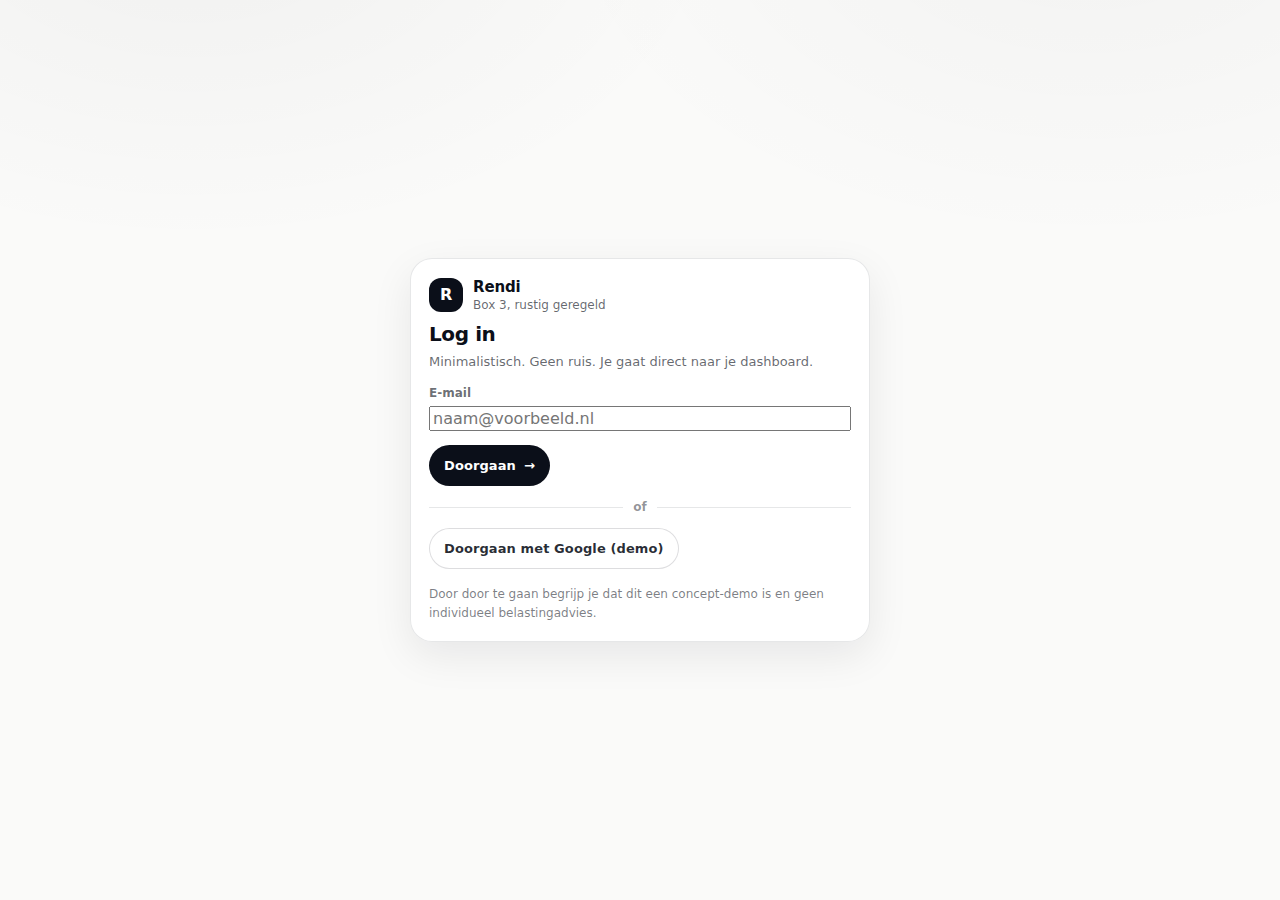
<file: index.html>
<!doctype html>
<html lang="nl">
<head>
<meta charset="utf-8" />
  <meta name="viewport" content="width=device-width, initial-scale=1, viewport-fit=cover" />
  <link rel="icon" href="assets/img/favicon.svg" type="image/svg+xml" />
  <link rel="manifest" href="site.webmanifest" />
  <meta name="theme-color" content="#0b0f19" />
  <link rel="stylesheet" href="assets/css/styles.css" />
  <title>Rendi — Log in</title>
  <meta name="description" content="Log in bij Rendi." />
</head>
<body>
  <main class="loginWrap" aria-label="Login">
    <section class="loginCard" role="region" aria-label="Log in kaart">
      <div class="brand" style="margin-bottom:10px;">
        <div class="mark" aria-hidden="true">R</div>
        <div>
          <strong>Rendi</strong>
          <small>Box 3, rustig geregeld</small>
        </div>
      </div>

      <h1>Log in</h1>
      <p>Minimalistisch. Geen ruis. Je gaat direct naar je dashboard.</p>

      <div class="field">
        <label for="email">E‑mail</label>
        <input id="email" type="email" placeholder="naam@voorbeeld.nl" autocomplete="email" />
      </div>

      <div class="btnRow">
        <a class="btn btnPrimary" href="dashboard.html" aria-label="Doorgaan naar dashboard">
          Doorgaan <span aria-hidden="true">→</span>
        </a>
      </div>

      <div class="hr">of</div>

      <div class="btnRow">
        <button class="btn btnGhost" type="button" onclick="location.href='dashboard.html'">
          Doorgaan met Google (demo)
        </button>
      </div>

      <div class="foot">
        Door door te gaan begrijp je dat dit een concept‑demo is en geen individueel belastingadvies.
      </div>
    </section>
  </main>
</body>
</html>
</file>
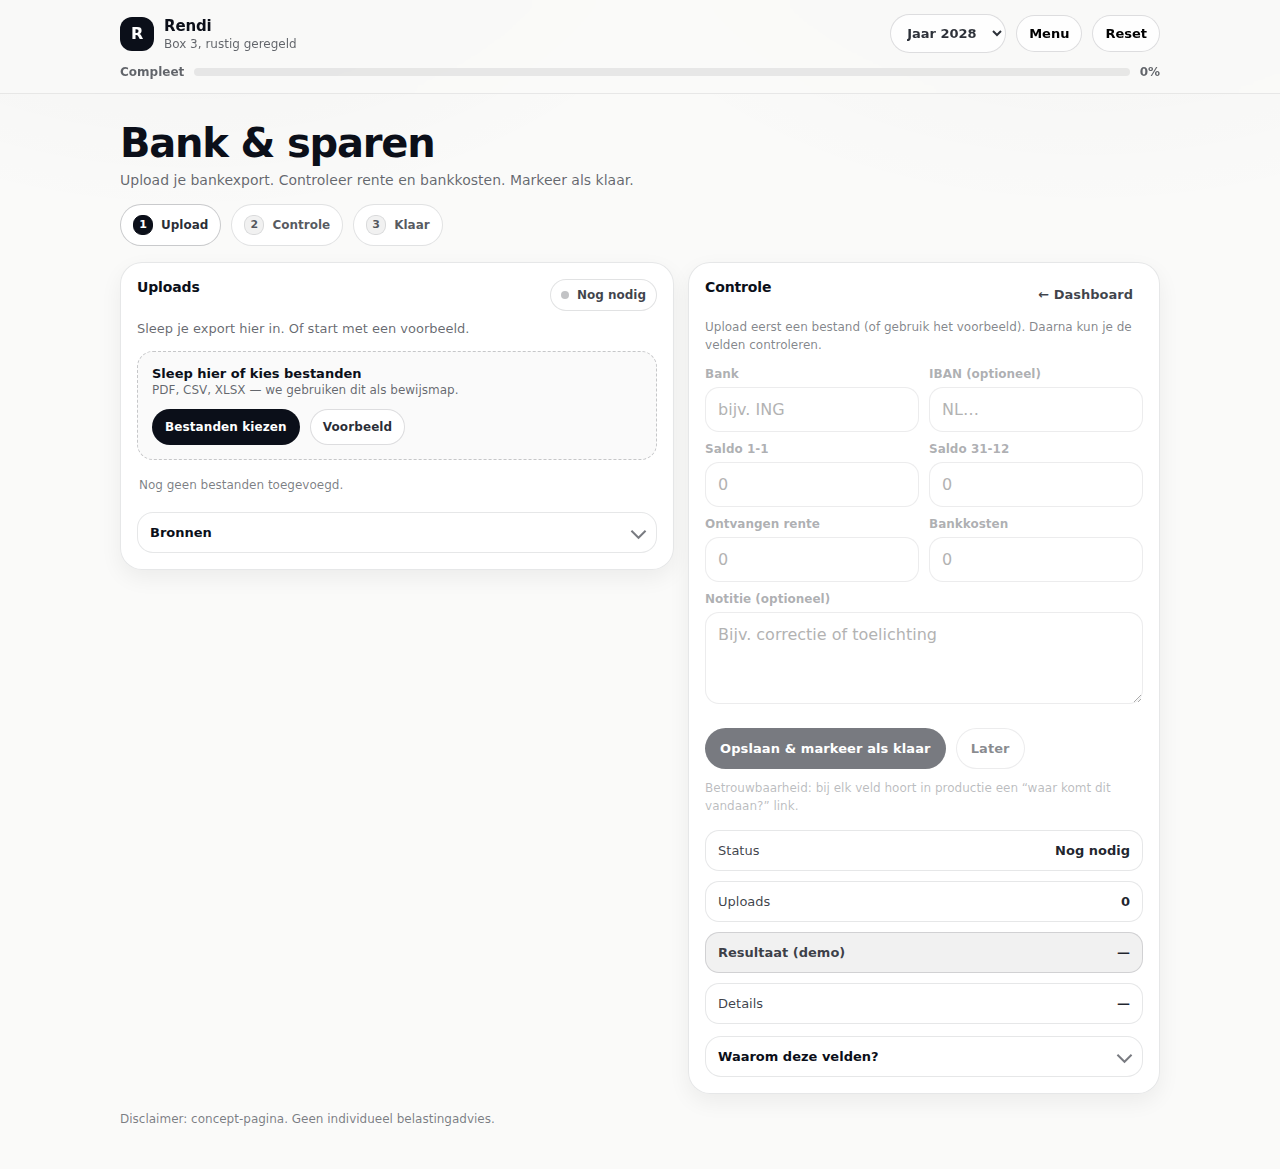
<file: bank.html>
<!doctype html>
<html lang="nl">
<head>
<meta charset="utf-8" />
  <meta name="viewport" content="width=device-width, initial-scale=1, viewport-fit=cover" />
  <link rel="icon" href="assets/img/favicon.svg" type="image/svg+xml" />
  <link rel="manifest" href="site.webmanifest" />
  <meta name="theme-color" content="#0b0f19" />
  <link rel="stylesheet" href="assets/css/styles.css" />
  <title>Rendi — Bank & sparen</title>
  <meta name="description" content="Bank & sparen in Rendi." />
</head>
<body data-page="category" data-category="bank">
<header class="topbar" role="banner">
    <div class="wrap">
      <div class="topbarInner">
        <a class="brand" href="dashboard.html" aria-label="Rendi dashboard">
          <span class="mark" aria-hidden="true">R</span>
          <span>
            <strong>Rendi</strong>
            <small>Box 3, rustig geregeld</small>
          </span>
        </a>

        <div class="spacer" aria-hidden="true"></div>

        <div class="controlRow" aria-label="Dashboard controls">
          <select class="select" id="yearSelect" aria-label="Belastingjaar">
            <option value="2028">Jaar 2028</option>
            <option value="2029">Jaar 2029</option>
            <option value="2030">Jaar 2030</option>
          </select>
          <button class="iconBtn" id="openMenu" type="button" aria-label="Menu">Menu</button>
          <button class="iconBtn" id="resetBtn" type="button" aria-label="Reset demo">Reset</button>
        </div>
      </div>

      <div class="completion" aria-label="Compleetheid">
        <div class="compRow">
          <span>Compleet</span>
          <div class="track" aria-hidden="true">
            <div class="bar" id="completionBar"></div>
          </div>
          <span id="compPct">0%</span>
        </div>
      </div>
    </div>
  </header>

  <!-- Mobile menu -->
  <div class="overlay" id="overlay" aria-hidden="true"></div>
  <div class="sheet" id="sheet" aria-hidden="true" role="dialog" aria-label="Menu">
    <div class="sheetTop">
      <strong style="letter-spacing:-.02em;">Menu</strong>
      <button class="close" id="closeMenu" type="button" aria-label="Sluiten">✕</button>
    </div>
    <a class="sheetLink" href="dashboard.html">Dashboard</a>
    <a class="sheetLink" href="bank.html">Bank & sparen</a>
    <a class="sheetLink" href="beleggen.html">Beleggingen</a>
    <a class="sheetLink" href="vastgoed.html">Vastgoed</a>
    <a class="sheetLink" href="leningen.html">Vorderingen & schulden</a>
    <a class="sheetLink" href="crypto.html">Crypto</a>
    <a class="sheetLink" href="#export">Export</a>
    <a class="sheetLink" href="index.html">Uitloggen (demo)</a>
  </div>

  <div class="toast" id="toast" role="status" aria-live="polite"></div>
  <main class="wrap">
    <section aria-label="Header">
      <h1 class="h1" id="pageTitle">Bank & sparen</h1>
      <p class="lead">Upload je bankexport. Controleer rente en bankkosten. Markeer als klaar.</p>

      <div class="stepper" aria-label="Stappen">
        <span class="stepPill" id="step1"><span class="n">1</span> Upload</span>
        <span class="stepPill" id="step2"><span class="n">2</span> Controle</span>
        <span class="stepPill" id="step3"><span class="n">3</span> Klaar</span>
      </div>
    </section>

    <section class="gridPage" aria-label="Invoer">
      <article class="card" aria-label="Uploads">
        <div class="cardHead">
          <h2>Uploads</h2>
          <span class="status todo" id="catStatus"><span class="sDot" aria-hidden="true"></span><span class="label">Nog nodig</span></span>
        </div>
        <p>Sleep je export hier in. Of start met een voorbeeld.</p>

        <div class="drop" id="drop" aria-label="Upload zone">
          <div>
            <strong>Sleep hier of kies bestanden</strong>
            <span>PDF, CSV, XLSX — we gebruiken dit als bewijsmap.</span>
          </div>
          <div style="display:flex; gap:10px; align-items:center;">
            <input class="fileInput" id="fileInput" type="file" multiple />
            <button class="btn btnPrimary btnSmall" id="filePick" type="button">Bestanden kiezen</button>
            <button class="btn btnGhost btnSmall" id="exampleBtn" type="button">Voorbeeld</button>
          </div>
        </div>

        <ul class="files" id="fileList" aria-label="Bestandenlijst"></ul>

        <details class="details" id="sources">
          <summary>Bronnen</summary>
          <p>In productie zie je hier ook welke regels uit een document zijn herkend. (Demo: bestandsnamen.)</p>
          <ul style="margin:10px 0 0; padding-left:18px; color:rgba(11,15,25,.70); font-size:13px; line-height:1.6;"></ul>
        </details>
      </article>

      <aside class="card" aria-label="Controle en samenvatting">
        <div class="cardHead">
          <h2>Controle</h2>
          <a class="btnLink" href="dashboard.html">← Dashboard</a>
        </div>

        <div class="help" id="needUpload" style="margin-top:8px;">
          Upload eerst een bestand (of gebruik het voorbeeld). Daarna kun je de velden controleren.
        </div>

        <form class="form" id="catForm">
<div class="grid2">
  <div class="field">
    <label for="bankName">Bank</label>
    <input class="input" id="bankName" placeholder="bijv. ING" />
  </div>
  <div class="field">
    <label for="iban">IBAN (optioneel)</label>
    <input class="input" id="iban" placeholder="NL…" />
  </div>
</div>

<div class="grid2">
  <div class="field">
    <label for="begin">Saldo 1‑1</label>
    <input class="input" id="begin" inputmode="decimal" placeholder="0" />
  </div>
  <div class="field">
    <label for="end">Saldo 31‑12</label>
    <input class="input" id="end" inputmode="decimal" placeholder="0" />
  </div>
</div>

<div class="grid2">
  <div class="field">
    <label for="interest">Ontvangen rente</label>
    <input class="input" id="interest" inputmode="decimal" placeholder="0" />
  </div>
  <div class="field">
    <label for="fees">Bankkosten</label>
    <input class="input" id="fees" inputmode="decimal" placeholder="0" />
  </div>
</div>

<div class="field">
  <label for="note">Notitie (optioneel)</label>
  <textarea id="note" class="input" placeholder="Bijv. correctie of toelichting"></textarea>
</div>
          <div class="btnRow">
            <button class="btn btnPrimary" id="saveBtn" type="submit">Opslaan & markeer als klaar</button>
            <button class="btn btnGhost" id="laterBtn" type="button">Later</button>
          </div>
          <div class="help">
            Betrouwbaarheid: bij elk veld hoort in productie een “waar komt dit vandaan?” link.
          </div>
        </form>

        <div class="kpiGrid" id="summary" style="margin-top:14px;">
          <div class="kpi"><span>Status</span><strong data-st>—</strong></div>
          <div class="kpi"><span>Uploads</span><strong><span data-files>0</span></strong></div>
          <div class="kpi total"><span>Resultaat (demo)</span><strong data-res>—</strong></div>
          <div data-detail style="display:grid; gap:10px;"></div>
        </div>

        <details class="details">
  <summary>Waarom deze velden?</summary>
  <p>Voor banktegoeden is het resultaat meestal te herleiden tot rente minus kosten. In productie tonen we per post de herkomst uit je export.</p>
</details>
      </aside>
    </section>

    <div class="foot">Disclaimer: concept‑pagina. Geen individueel belastingadvies.</div>
  </main>

  <script src="assets/js/app.js"></script>
</body>
</html>
</file>
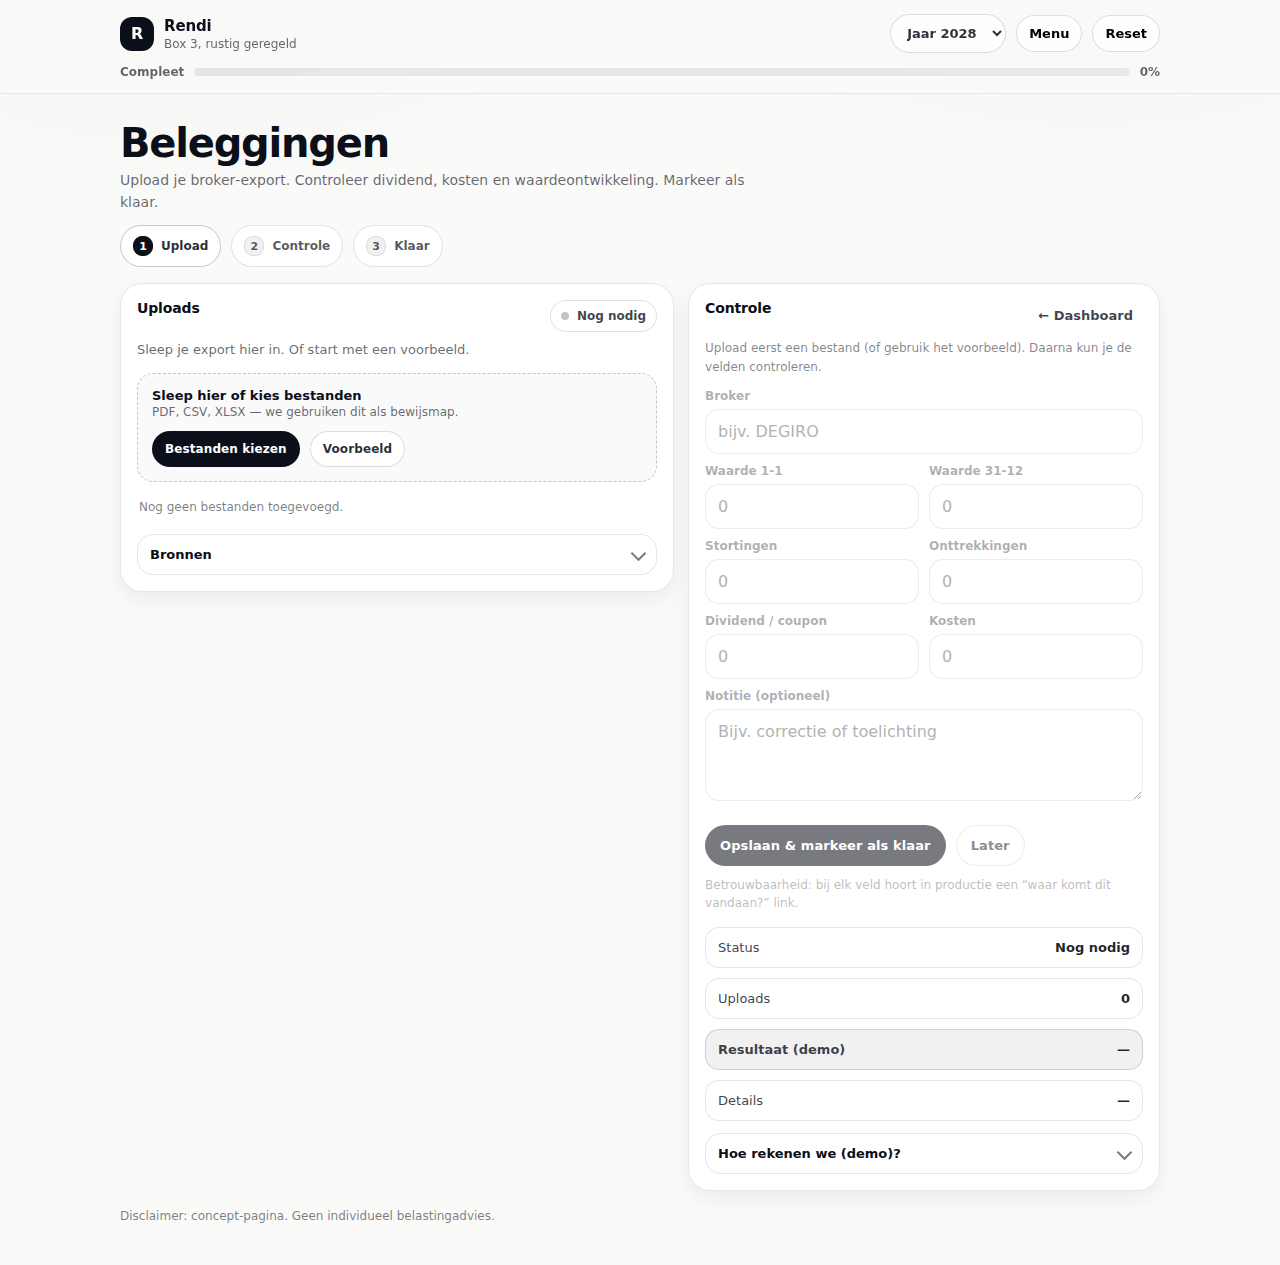
<file: beleggen.html>
<!doctype html>
<html lang="nl">
<head>
<meta charset="utf-8" />
  <meta name="viewport" content="width=device-width, initial-scale=1, viewport-fit=cover" />
  <link rel="icon" href="assets/img/favicon.svg" type="image/svg+xml" />
  <link rel="manifest" href="site.webmanifest" />
  <meta name="theme-color" content="#0b0f19" />
  <link rel="stylesheet" href="assets/css/styles.css" />
  <title>Rendi — Beleggingen</title>
  <meta name="description" content="Beleggingen in Rendi." />
</head>
<body data-page="category" data-category="beleggingen">
<header class="topbar" role="banner">
    <div class="wrap">
      <div class="topbarInner">
        <a class="brand" href="dashboard.html" aria-label="Rendi dashboard">
          <span class="mark" aria-hidden="true">R</span>
          <span>
            <strong>Rendi</strong>
            <small>Box 3, rustig geregeld</small>
          </span>
        </a>

        <div class="spacer" aria-hidden="true"></div>

        <div class="controlRow" aria-label="Dashboard controls">
          <select class="select" id="yearSelect" aria-label="Belastingjaar">
            <option value="2028">Jaar 2028</option>
            <option value="2029">Jaar 2029</option>
            <option value="2030">Jaar 2030</option>
          </select>
          <button class="iconBtn" id="openMenu" type="button" aria-label="Menu">Menu</button>
          <button class="iconBtn" id="resetBtn" type="button" aria-label="Reset demo">Reset</button>
        </div>
      </div>

      <div class="completion" aria-label="Compleetheid">
        <div class="compRow">
          <span>Compleet</span>
          <div class="track" aria-hidden="true">
            <div class="bar" id="completionBar"></div>
          </div>
          <span id="compPct">0%</span>
        </div>
      </div>
    </div>
  </header>

  <!-- Mobile menu -->
  <div class="overlay" id="overlay" aria-hidden="true"></div>
  <div class="sheet" id="sheet" aria-hidden="true" role="dialog" aria-label="Menu">
    <div class="sheetTop">
      <strong style="letter-spacing:-.02em;">Menu</strong>
      <button class="close" id="closeMenu" type="button" aria-label="Sluiten">✕</button>
    </div>
    <a class="sheetLink" href="dashboard.html">Dashboard</a>
    <a class="sheetLink" href="bank.html">Bank & sparen</a>
    <a class="sheetLink" href="beleggen.html">Beleggingen</a>
    <a class="sheetLink" href="vastgoed.html">Vastgoed</a>
    <a class="sheetLink" href="leningen.html">Vorderingen & schulden</a>
    <a class="sheetLink" href="crypto.html">Crypto</a>
    <a class="sheetLink" href="#export">Export</a>
    <a class="sheetLink" href="index.html">Uitloggen (demo)</a>
  </div>

  <div class="toast" id="toast" role="status" aria-live="polite"></div>
  <main class="wrap">
    <section aria-label="Header">
      <h1 class="h1" id="pageTitle">Beleggingen</h1>
      <p class="lead">Upload je broker‑export. Controleer dividend, kosten en waardeontwikkeling. Markeer als klaar.</p>

      <div class="stepper" aria-label="Stappen">
        <span class="stepPill" id="step1"><span class="n">1</span> Upload</span>
        <span class="stepPill" id="step2"><span class="n">2</span> Controle</span>
        <span class="stepPill" id="step3"><span class="n">3</span> Klaar</span>
      </div>
    </section>

    <section class="gridPage" aria-label="Invoer">
      <article class="card" aria-label="Uploads">
        <div class="cardHead">
          <h2>Uploads</h2>
          <span class="status todo" id="catStatus"><span class="sDot" aria-hidden="true"></span><span class="label">Nog nodig</span></span>
        </div>
        <p>Sleep je export hier in. Of start met een voorbeeld.</p>

        <div class="drop" id="drop" aria-label="Upload zone">
          <div>
            <strong>Sleep hier of kies bestanden</strong>
            <span>PDF, CSV, XLSX — we gebruiken dit als bewijsmap.</span>
          </div>
          <div style="display:flex; gap:10px; align-items:center;">
            <input class="fileInput" id="fileInput" type="file" multiple />
            <button class="btn btnPrimary btnSmall" id="filePick" type="button">Bestanden kiezen</button>
            <button class="btn btnGhost btnSmall" id="exampleBtn" type="button">Voorbeeld</button>
          </div>
        </div>

        <ul class="files" id="fileList" aria-label="Bestandenlijst"></ul>

        <details class="details" id="sources">
          <summary>Bronnen</summary>
          <p>In productie zie je hier ook welke regels uit een document zijn herkend. (Demo: bestandsnamen.)</p>
          <ul style="margin:10px 0 0; padding-left:18px; color:rgba(11,15,25,.70); font-size:13px; line-height:1.6;"></ul>
        </details>
      </article>

      <aside class="card" aria-label="Controle en samenvatting">
        <div class="cardHead">
          <h2>Controle</h2>
          <a class="btnLink" href="dashboard.html">← Dashboard</a>
        </div>

        <div class="help" id="needUpload" style="margin-top:8px;">
          Upload eerst een bestand (of gebruik het voorbeeld). Daarna kun je de velden controleren.
        </div>

        <form class="form" id="catForm">
<div class="field">
  <label for="broker">Broker</label>
  <input class="input" id="broker" placeholder="bijv. DEGIRO" />
</div>

<div class="grid2">
  <div class="field">
    <label for="beginValue">Waarde 1‑1</label>
    <input class="input" id="beginValue" inputmode="decimal" placeholder="0" />
  </div>
  <div class="field">
    <label for="endValue">Waarde 31‑12</label>
    <input class="input" id="endValue" inputmode="decimal" placeholder="0" />
  </div>
</div>

<div class="grid2">
  <div class="field">
    <label for="deposits">Stortingen</label>
    <input class="input" id="deposits" inputmode="decimal" placeholder="0" />
  </div>
  <div class="field">
    <label for="withdrawals">Onttrekkingen</label>
    <input class="input" id="withdrawals" inputmode="decimal" placeholder="0" />
  </div>
</div>

<div class="grid2">
  <div class="field">
    <label for="dividends">Dividend / coupon</label>
    <input class="input" id="dividends" inputmode="decimal" placeholder="0" />
  </div>
  <div class="field">
    <label for="costs">Kosten</label>
    <input class="input" id="costs" inputmode="decimal" placeholder="0" />
  </div>
</div>

<div class="field">
  <label for="note">Notitie (optioneel)</label>
  <textarea id="note" class="input" placeholder="Bijv. correctie of toelichting"></textarea>
</div>
          <div class="btnRow">
            <button class="btn btnPrimary" id="saveBtn" type="submit">Opslaan & markeer als klaar</button>
            <button class="btn btnGhost" id="laterBtn" type="button">Later</button>
          </div>
          <div class="help">
            Betrouwbaarheid: bij elk veld hoort in productie een “waar komt dit vandaan?” link.
          </div>
        </form>

        <div class="kpiGrid" id="summary" style="margin-top:14px;">
          <div class="kpi"><span>Status</span><strong data-st>—</strong></div>
          <div class="kpi"><span>Uploads</span><strong><span data-files>0</span></strong></div>
          <div class="kpi total"><span>Resultaat (demo)</span><strong data-res>—</strong></div>
          <div data-detail style="display:grid; gap:10px;"></div>
        </div>

        <details class="details">
  <summary>Hoe rekenen we (demo)?</summary>
  <p>We tonen hier een simpele vermogensvergelijking: eind − begin − stortingen + onttrekkingen, plus dividend, minus kosten. In productie volgt dit de rekenregels van het (nieuwe) stelsel en zie je de details per instrument.</p>
</details>
      </aside>
    </section>

    <div class="foot">Disclaimer: concept‑pagina. Geen individueel belastingadvies.</div>
  </main>

  <script src="assets/js/app.js"></script>
</body>
</html>
</file>
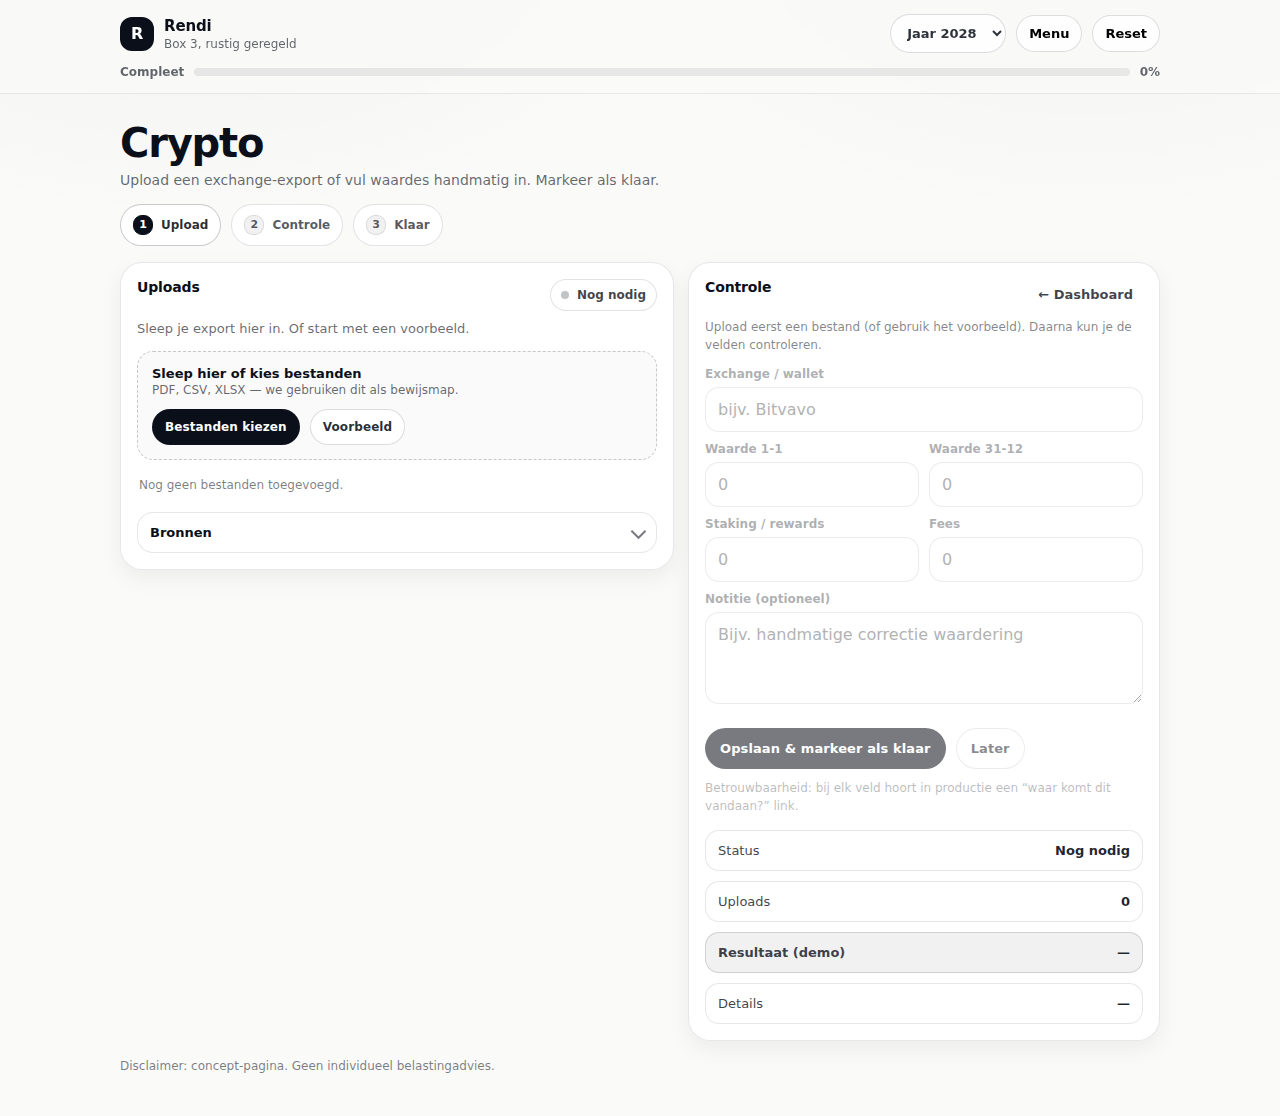
<file: crypto.html>
<!doctype html>
<html lang="nl">
<head>
<meta charset="utf-8" />
  <meta name="viewport" content="width=device-width, initial-scale=1, viewport-fit=cover" />
  <link rel="icon" href="assets/img/favicon.svg" type="image/svg+xml" />
  <link rel="manifest" href="site.webmanifest" />
  <meta name="theme-color" content="#0b0f19" />
  <link rel="stylesheet" href="assets/css/styles.css" />
  <title>Rendi — Crypto</title>
  <meta name="description" content="Crypto in Rendi." />
</head>
<body data-page="category" data-category="crypto">
<header class="topbar" role="banner">
    <div class="wrap">
      <div class="topbarInner">
        <a class="brand" href="dashboard.html" aria-label="Rendi dashboard">
          <span class="mark" aria-hidden="true">R</span>
          <span>
            <strong>Rendi</strong>
            <small>Box 3, rustig geregeld</small>
          </span>
        </a>

        <div class="spacer" aria-hidden="true"></div>

        <div class="controlRow" aria-label="Dashboard controls">
          <select class="select" id="yearSelect" aria-label="Belastingjaar">
            <option value="2028">Jaar 2028</option>
            <option value="2029">Jaar 2029</option>
            <option value="2030">Jaar 2030</option>
          </select>
          <button class="iconBtn" id="openMenu" type="button" aria-label="Menu">Menu</button>
          <button class="iconBtn" id="resetBtn" type="button" aria-label="Reset demo">Reset</button>
        </div>
      </div>

      <div class="completion" aria-label="Compleetheid">
        <div class="compRow">
          <span>Compleet</span>
          <div class="track" aria-hidden="true">
            <div class="bar" id="completionBar"></div>
          </div>
          <span id="compPct">0%</span>
        </div>
      </div>
    </div>
  </header>

  <!-- Mobile menu -->
  <div class="overlay" id="overlay" aria-hidden="true"></div>
  <div class="sheet" id="sheet" aria-hidden="true" role="dialog" aria-label="Menu">
    <div class="sheetTop">
      <strong style="letter-spacing:-.02em;">Menu</strong>
      <button class="close" id="closeMenu" type="button" aria-label="Sluiten">✕</button>
    </div>
    <a class="sheetLink" href="dashboard.html">Dashboard</a>
    <a class="sheetLink" href="bank.html">Bank & sparen</a>
    <a class="sheetLink" href="beleggen.html">Beleggingen</a>
    <a class="sheetLink" href="vastgoed.html">Vastgoed</a>
    <a class="sheetLink" href="leningen.html">Vorderingen & schulden</a>
    <a class="sheetLink" href="crypto.html">Crypto</a>
    <a class="sheetLink" href="#export">Export</a>
    <a class="sheetLink" href="index.html">Uitloggen (demo)</a>
  </div>

  <div class="toast" id="toast" role="status" aria-live="polite"></div>
  <main class="wrap">
    <section aria-label="Header">
      <h1 class="h1" id="pageTitle">Crypto</h1>
      <p class="lead">Upload een exchange‑export of vul waardes handmatig in. Markeer als klaar.</p>

      <div class="stepper" aria-label="Stappen">
        <span class="stepPill" id="step1"><span class="n">1</span> Upload</span>
        <span class="stepPill" id="step2"><span class="n">2</span> Controle</span>
        <span class="stepPill" id="step3"><span class="n">3</span> Klaar</span>
      </div>
    </section>

    <section class="gridPage" aria-label="Invoer">
      <article class="card" aria-label="Uploads">
        <div class="cardHead">
          <h2>Uploads</h2>
          <span class="status todo" id="catStatus"><span class="sDot" aria-hidden="true"></span><span class="label">Nog nodig</span></span>
        </div>
        <p>Sleep je export hier in. Of start met een voorbeeld.</p>

        <div class="drop" id="drop" aria-label="Upload zone">
          <div>
            <strong>Sleep hier of kies bestanden</strong>
            <span>PDF, CSV, XLSX — we gebruiken dit als bewijsmap.</span>
          </div>
          <div style="display:flex; gap:10px; align-items:center;">
            <input class="fileInput" id="fileInput" type="file" multiple />
            <button class="btn btnPrimary btnSmall" id="filePick" type="button">Bestanden kiezen</button>
            <button class="btn btnGhost btnSmall" id="exampleBtn" type="button">Voorbeeld</button>
          </div>
        </div>

        <ul class="files" id="fileList" aria-label="Bestandenlijst"></ul>

        <details class="details" id="sources">
          <summary>Bronnen</summary>
          <p>In productie zie je hier ook welke regels uit een document zijn herkend. (Demo: bestandsnamen.)</p>
          <ul style="margin:10px 0 0; padding-left:18px; color:rgba(11,15,25,.70); font-size:13px; line-height:1.6;"></ul>
        </details>
      </article>

      <aside class="card" aria-label="Controle en samenvatting">
        <div class="cardHead">
          <h2>Controle</h2>
          <a class="btnLink" href="dashboard.html">← Dashboard</a>
        </div>

        <div class="help" id="needUpload" style="margin-top:8px;">
          Upload eerst een bestand (of gebruik het voorbeeld). Daarna kun je de velden controleren.
        </div>

        <form class="form" id="catForm">
<div class="field">
  <label for="exchange">Exchange / wallet</label>
  <input class="input" id="exchange" placeholder="bijv. Bitvavo" />
</div>

<div class="grid2">
  <div class="field">
    <label for="beginValue">Waarde 1‑1</label>
    <input class="input" id="beginValue" inputmode="decimal" placeholder="0" />
  </div>
  <div class="field">
    <label for="endValue">Waarde 31‑12</label>
    <input class="input" id="endValue" inputmode="decimal" placeholder="0" />
  </div>
</div>

<div class="grid2">
  <div class="field">
    <label for="staking">Staking / rewards</label>
    <input class="input" id="staking" inputmode="decimal" placeholder="0" />
  </div>
  <div class="field">
    <label for="fees">Fees</label>
    <input class="input" id="fees" inputmode="decimal" placeholder="0" />
  </div>
</div>

<div class="field">
  <label for="note">Notitie (optioneel)</label>
  <textarea id="note" class="input" placeholder="Bijv. handmatige correctie waardering"></textarea>
</div>
          <div class="btnRow">
            <button class="btn btnPrimary" id="saveBtn" type="submit">Opslaan & markeer als klaar</button>
            <button class="btn btnGhost" id="laterBtn" type="button">Later</button>
          </div>
          <div class="help">
            Betrouwbaarheid: bij elk veld hoort in productie een “waar komt dit vandaan?” link.
          </div>
        </form>

        <div class="kpiGrid" id="summary" style="margin-top:14px;">
          <div class="kpi"><span>Status</span><strong data-st>—</strong></div>
          <div class="kpi"><span>Uploads</span><strong><span data-files>0</span></strong></div>
          <div class="kpi total"><span>Resultaat (demo)</span><strong data-res>—</strong></div>
          <div data-detail style="display:grid; gap:10px;"></div>
        </div>

        
      </aside>
    </section>

    <div class="foot">Disclaimer: concept‑pagina. Geen individueel belastingadvies.</div>
  </main>

  <script src="assets/js/app.js"></script>
</body>
</html>
</file>
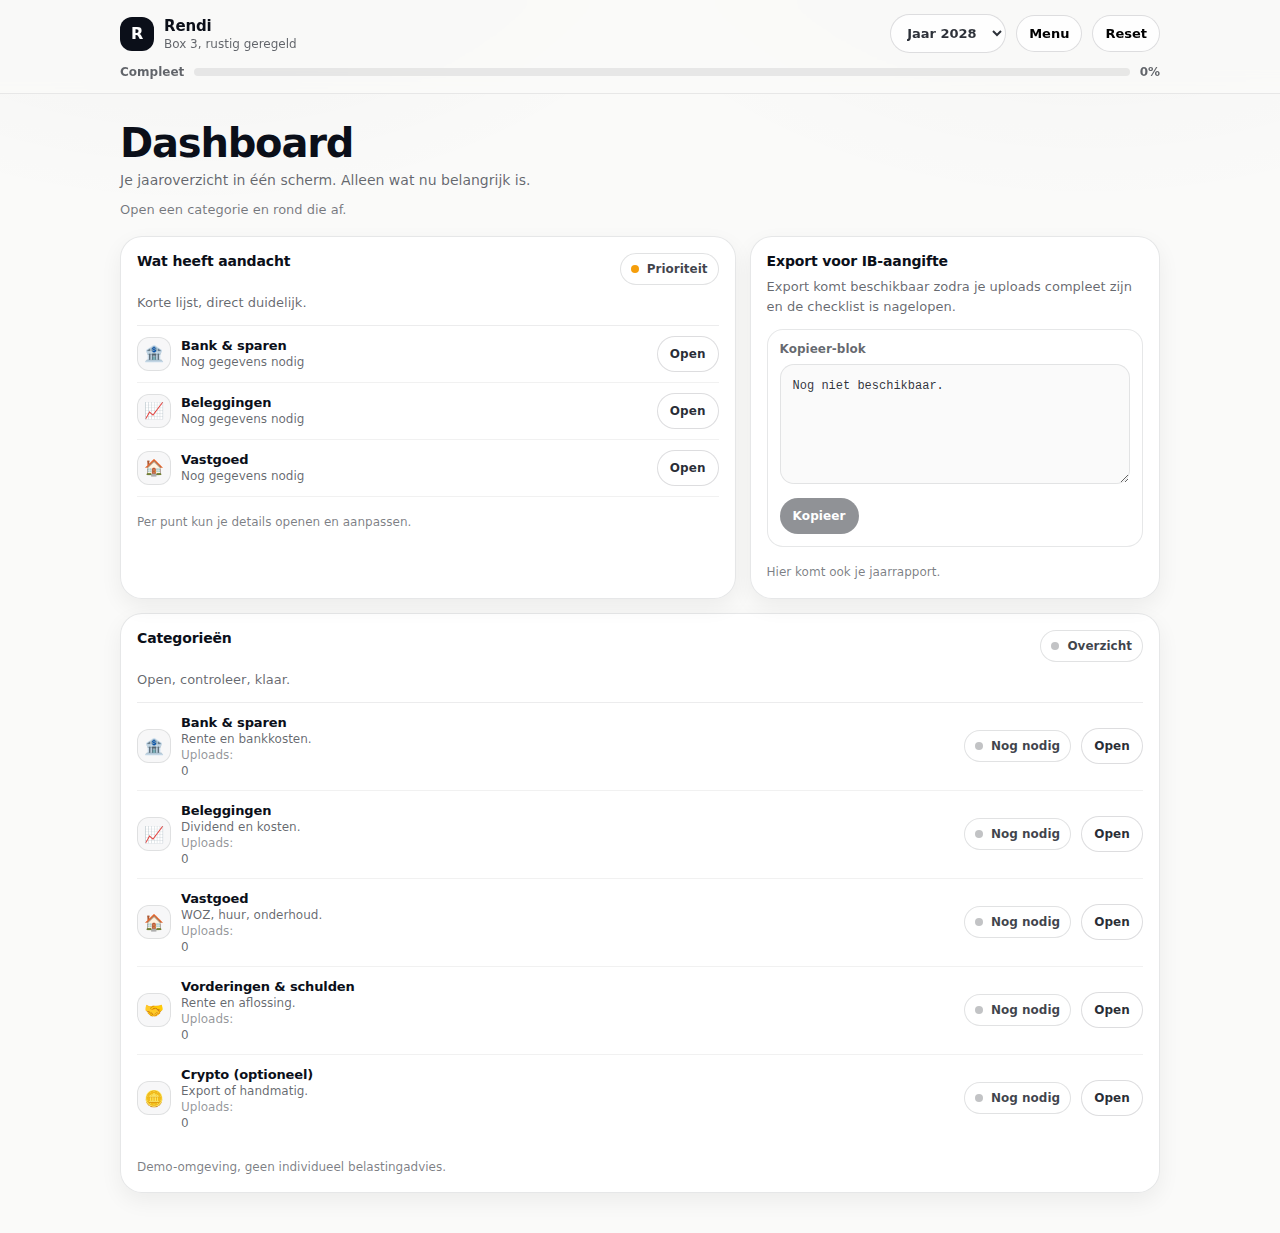
<file: dashboard.html>
<!doctype html>
<html lang="nl">
<head>
<meta charset="utf-8" />
  <meta name="viewport" content="width=device-width, initial-scale=1, viewport-fit=cover" />
  <link rel="icon" href="assets/img/favicon.svg" type="image/svg+xml" />
  <link rel="manifest" href="site.webmanifest" />
  <meta name="theme-color" content="#0b0f19" />
  <link rel="stylesheet" href="assets/css/styles.css" />
  <title>Rendi — Dashboard</title>
  <meta name="description" content="Rendi dashboard: rustig overzicht van je box‑3 jaar." />
</head>
<body data-page="dashboard">
<header class="topbar" role="banner">
    <div class="wrap">
      <div class="topbarInner">
        <a class="brand" href="dashboard.html" aria-label="Rendi dashboard">
          <span class="mark" aria-hidden="true">R</span>
          <span>
            <strong>Rendi</strong>
            <small>Box 3, rustig geregeld</small>
          </span>
        </a>

        <div class="spacer" aria-hidden="true"></div>

        <div class="controlRow" aria-label="Dashboard controls">
          <select class="select" id="yearSelect" aria-label="Belastingjaar">
            <option value="2028">Jaar 2028</option>
            <option value="2029">Jaar 2029</option>
            <option value="2030">Jaar 2030</option>
          </select>
          <button class="iconBtn" id="openMenu" type="button" aria-label="Menu">Menu</button>
          <button class="iconBtn" id="resetBtn" type="button" aria-label="Reset demo">Reset</button>
        </div>
      </div>

      <div class="completion" aria-label="Compleetheid">
        <div class="compRow">
          <span>Compleet</span>
          <div class="track" aria-hidden="true">
            <div class="bar" id="completionBar"></div>
          </div>
          <span id="compPct">0%</span>
        </div>
      </div>
    </div>
  </header>

  <!-- Mobile menu -->
  <div class="overlay" id="overlay" aria-hidden="true"></div>
  <div class="sheet" id="sheet" aria-hidden="true" role="dialog" aria-label="Menu">
    <div class="sheetTop">
      <strong style="letter-spacing:-.02em;">Menu</strong>
      <button class="close" id="closeMenu" type="button" aria-label="Sluiten">✕</button>
    </div>
    <a class="sheetLink" href="dashboard.html">Dashboard</a>
    <a class="sheetLink" href="bank.html">Bank & sparen</a>
    <a class="sheetLink" href="beleggen.html">Beleggingen</a>
    <a class="sheetLink" href="vastgoed.html">Vastgoed</a>
    <a class="sheetLink" href="leningen.html">Vorderingen & schulden</a>
    <a class="sheetLink" href="crypto.html">Crypto</a>
    <a class="sheetLink" href="#export">Export</a>
    <a class="sheetLink" href="index.html">Uitloggen (demo)</a>
  </div>

  <div class="toast" id="toast" role="status" aria-live="polite"></div>
  <main class="wrap">
    <section aria-label="Intro">
      <h1 class="h1">Dashboard</h1>
      <p class="lead">
        Je jaaroverzicht in één scherm.
        Alleen wat nu belangrijk is.
      </p>
      <p class="miniLead">Open een categorie en rond die af.</p>
    </section>

    <section class="grid" aria-label="Kern">
      <article class="card" aria-label="Aandacht">
        <div class="cardHead">
          <h2>Wat heeft aandacht</h2>
          <span class="status warn"><span class="sDot" aria-hidden="true"></span><span class="label">Prioriteit</span></span>
        </div>
        <p>Korte lijst, direct duidelijk.</p>

        <div class="list" id="attentionList" aria-label="Aandachtspunten"></div>

        <div class="foot">Per punt kun je details openen en aanpassen.</div>
      </article>

      <article class="card" aria-label="Export">
        <div class="cardHead">
          <h2>Export voor IB‑aangifte</h2>
        </div>
        <p id="exportHint">Beschikbaar zodra alles compleet is.</p>

        <div class="copy">
          <label for="copyText">Kopieer‑blok</label>
          <textarea id="copyText" readonly>Niet beschikbaar.</textarea>
          <div class="btnRow" style="margin-top:10px;">
            <button class="btn btnPrimary btnSmall" id="copyBtn" type="button" disabled>Kopieer</button>
            <span id="copyMsg" style="color: rgba(11,15,25,.55); font-size:12px; align-self:center;"></span>
          </div>
        </div>

        <div class="foot">Hier komt ook je jaarrapport.</div>
      </article>
    </section>

    <section class="card" aria-label="Categorieën" style="margin-top:14px;">
      <div class="cardHead">
        <h2>Categorieën</h2>
        <span class="status todo"><span class="sDot" aria-hidden="true"></span><span class="label">Overzicht</span></span>
      </div>
      <p>Open, controleer, klaar.</p>

      <div class="list">
        <div class="row" data-cat="bank">
          <div class="left">
            <div class="ico" aria-hidden="true">🏦</div>
            <div class="title">
              <strong>Bank & sparen</strong>
              <span>Rente en bankkosten. <span style="opacity:.7">Uploads:</span> <span data-files>0</span></span>
            </div>
          </div>
          <div style="display:flex; gap:10px; align-items:center;">
            <span class="status todo" data-status="bank"><span class="sDot" aria-hidden="true"></span><span class="label">Nog nodig</span></span>
            <a class="btn btnGhost btnSmall" href="bank.html">Open</a>
          </div>
        </div>

        <div class="row" data-cat="beleggingen">
          <div class="left">
            <div class="ico" aria-hidden="true">📈</div>
            <div class="title">
              <strong>Beleggingen</strong>
              <span>Dividend en kosten. <span style="opacity:.7">Uploads:</span> <span data-files>0</span></span>
            </div>
          </div>
          <div style="display:flex; gap:10px; align-items:center;">
            <span class="status todo" data-status="beleggingen"><span class="sDot" aria-hidden="true"></span><span class="label">Nog nodig</span></span>
            <a class="btn btnGhost btnSmall" href="beleggen.html">Open</a>
          </div>
        </div>

        <div class="row" data-cat="vastgoed">
          <div class="left">
            <div class="ico" aria-hidden="true">🏠</div>
            <div class="title">
              <strong>Vastgoed</strong>
              <span>WOZ, huur, onderhoud. <span style="opacity:.7">Uploads:</span> <span data-files>0</span></span>
            </div>
          </div>
          <div style="display:flex; gap:10px; align-items:center;">
            <span class="status todo" data-status="vastgoed"><span class="sDot" aria-hidden="true"></span><span class="label">Nog nodig</span></span>
            <a class="btn btnGhost btnSmall" href="vastgoed.html">Open</a>
          </div>
        </div>

        <div class="row" data-cat="leningen">
          <div class="left">
            <div class="ico" aria-hidden="true">🤝</div>
            <div class="title">
              <strong>Vorderingen & schulden</strong>
              <span>Rente en aflossing. <span style="opacity:.7">Uploads:</span> <span data-files>0</span></span>
            </div>
          </div>
          <div style="display:flex; gap:10px; align-items:center;">
            <span class="status todo" data-status="leningen"><span class="sDot" aria-hidden="true"></span><span class="label">Nog nodig</span></span>
            <a class="btn btnGhost btnSmall" href="leningen.html">Open</a>
          </div>
        </div>

        <div class="row" data-cat="crypto" style="border-bottom:0;">
          <div class="left">
            <div class="ico" aria-hidden="true">🪙</div>
            <div class="title">
              <strong>Crypto (optioneel)</strong>
              <span>Export of handmatig. <span style="opacity:.7">Uploads:</span> <span data-files>0</span></span>
            </div>
          </div>
          <div style="display:flex; gap:10px; align-items:center;">
            <span class="status todo" data-status="crypto"><span class="sDot" aria-hidden="true"></span><span class="label">Nog nodig</span></span>
            <a class="btn btnGhost btnSmall" href="crypto.html">Open</a>
          </div>
        </div>
      </div>

      <div class="foot">Demo-omgeving, geen individueel belastingadvies.</div>
    </section>
  </main>

  <script src="assets/js/app.js"></script>
</body>
</html>
</file>
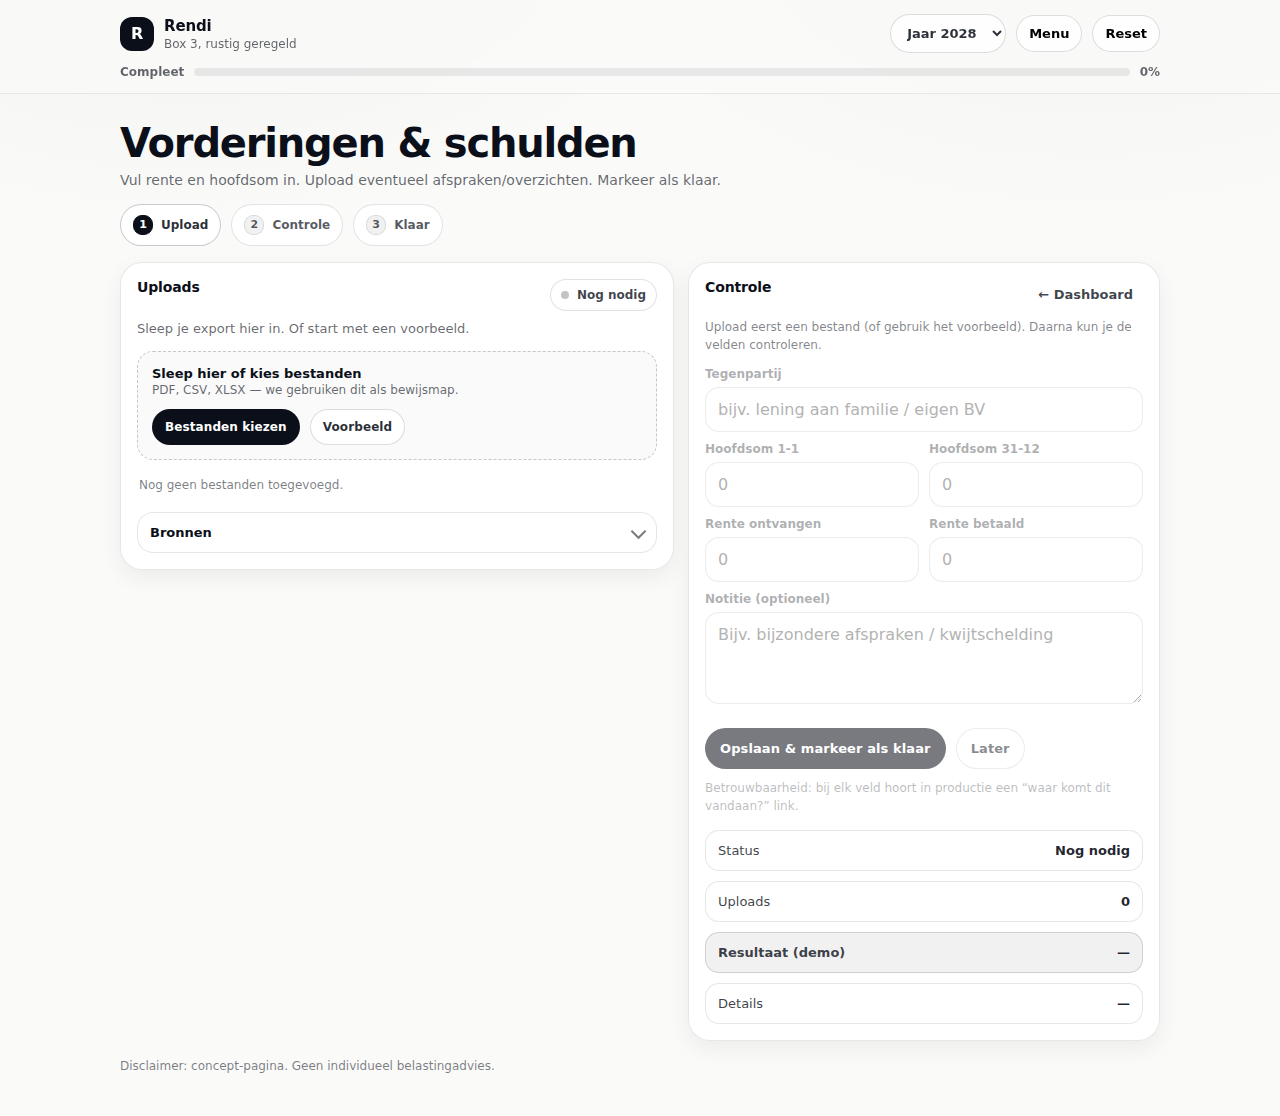
<file: leningen.html>
<!doctype html>
<html lang="nl">
<head>
<meta charset="utf-8" />
  <meta name="viewport" content="width=device-width, initial-scale=1, viewport-fit=cover" />
  <link rel="icon" href="assets/img/favicon.svg" type="image/svg+xml" />
  <link rel="manifest" href="site.webmanifest" />
  <meta name="theme-color" content="#0b0f19" />
  <link rel="stylesheet" href="assets/css/styles.css" />
  <title>Rendi — Vorderingen & schulden</title>
  <meta name="description" content="Vorderingen & schulden in Rendi." />
</head>
<body data-page="category" data-category="leningen">
<header class="topbar" role="banner">
    <div class="wrap">
      <div class="topbarInner">
        <a class="brand" href="dashboard.html" aria-label="Rendi dashboard">
          <span class="mark" aria-hidden="true">R</span>
          <span>
            <strong>Rendi</strong>
            <small>Box 3, rustig geregeld</small>
          </span>
        </a>

        <div class="spacer" aria-hidden="true"></div>

        <div class="controlRow" aria-label="Dashboard controls">
          <select class="select" id="yearSelect" aria-label="Belastingjaar">
            <option value="2028">Jaar 2028</option>
            <option value="2029">Jaar 2029</option>
            <option value="2030">Jaar 2030</option>
          </select>
          <button class="iconBtn" id="openMenu" type="button" aria-label="Menu">Menu</button>
          <button class="iconBtn" id="resetBtn" type="button" aria-label="Reset demo">Reset</button>
        </div>
      </div>

      <div class="completion" aria-label="Compleetheid">
        <div class="compRow">
          <span>Compleet</span>
          <div class="track" aria-hidden="true">
            <div class="bar" id="completionBar"></div>
          </div>
          <span id="compPct">0%</span>
        </div>
      </div>
    </div>
  </header>

  <!-- Mobile menu -->
  <div class="overlay" id="overlay" aria-hidden="true"></div>
  <div class="sheet" id="sheet" aria-hidden="true" role="dialog" aria-label="Menu">
    <div class="sheetTop">
      <strong style="letter-spacing:-.02em;">Menu</strong>
      <button class="close" id="closeMenu" type="button" aria-label="Sluiten">✕</button>
    </div>
    <a class="sheetLink" href="dashboard.html">Dashboard</a>
    <a class="sheetLink" href="bank.html">Bank & sparen</a>
    <a class="sheetLink" href="beleggen.html">Beleggingen</a>
    <a class="sheetLink" href="vastgoed.html">Vastgoed</a>
    <a class="sheetLink" href="leningen.html">Vorderingen & schulden</a>
    <a class="sheetLink" href="crypto.html">Crypto</a>
    <a class="sheetLink" href="#export">Export</a>
    <a class="sheetLink" href="index.html">Uitloggen (demo)</a>
  </div>

  <div class="toast" id="toast" role="status" aria-live="polite"></div>
  <main class="wrap">
    <section aria-label="Header">
      <h1 class="h1" id="pageTitle">Vorderingen & schulden</h1>
      <p class="lead">Vul rente en hoofdsom in. Upload eventueel afspraken/overzichten. Markeer als klaar.</p>

      <div class="stepper" aria-label="Stappen">
        <span class="stepPill" id="step1"><span class="n">1</span> Upload</span>
        <span class="stepPill" id="step2"><span class="n">2</span> Controle</span>
        <span class="stepPill" id="step3"><span class="n">3</span> Klaar</span>
      </div>
    </section>

    <section class="gridPage" aria-label="Invoer">
      <article class="card" aria-label="Uploads">
        <div class="cardHead">
          <h2>Uploads</h2>
          <span class="status todo" id="catStatus"><span class="sDot" aria-hidden="true"></span><span class="label">Nog nodig</span></span>
        </div>
        <p>Sleep je export hier in. Of start met een voorbeeld.</p>

        <div class="drop" id="drop" aria-label="Upload zone">
          <div>
            <strong>Sleep hier of kies bestanden</strong>
            <span>PDF, CSV, XLSX — we gebruiken dit als bewijsmap.</span>
          </div>
          <div style="display:flex; gap:10px; align-items:center;">
            <input class="fileInput" id="fileInput" type="file" multiple />
            <button class="btn btnPrimary btnSmall" id="filePick" type="button">Bestanden kiezen</button>
            <button class="btn btnGhost btnSmall" id="exampleBtn" type="button">Voorbeeld</button>
          </div>
        </div>

        <ul class="files" id="fileList" aria-label="Bestandenlijst"></ul>

        <details class="details" id="sources">
          <summary>Bronnen</summary>
          <p>In productie zie je hier ook welke regels uit een document zijn herkend. (Demo: bestandsnamen.)</p>
          <ul style="margin:10px 0 0; padding-left:18px; color:rgba(11,15,25,.70); font-size:13px; line-height:1.6;"></ul>
        </details>
      </article>

      <aside class="card" aria-label="Controle en samenvatting">
        <div class="cardHead">
          <h2>Controle</h2>
          <a class="btnLink" href="dashboard.html">← Dashboard</a>
        </div>

        <div class="help" id="needUpload" style="margin-top:8px;">
          Upload eerst een bestand (of gebruik het voorbeeld). Daarna kun je de velden controleren.
        </div>

        <form class="form" id="catForm">
<div class="field">
  <label for="counterparty">Tegenpartij</label>
  <input class="input" id="counterparty" placeholder="bijv. lening aan familie / eigen BV" />
</div>

<div class="grid2">
  <div class="field">
    <label for="principalBegin">Hoofdsom 1‑1</label>
    <input class="input" id="principalBegin" inputmode="decimal" placeholder="0" />
  </div>
  <div class="field">
    <label for="principalEnd">Hoofdsom 31‑12</label>
    <input class="input" id="principalEnd" inputmode="decimal" placeholder="0" />
  </div>
</div>

<div class="grid2">
  <div class="field">
    <label for="interestReceived">Rente ontvangen</label>
    <input class="input" id="interestReceived" inputmode="decimal" placeholder="0" />
  </div>
  <div class="field">
    <label for="interestPaid">Rente betaald</label>
    <input class="input" id="interestPaid" inputmode="decimal" placeholder="0" />
  </div>
</div>

<div class="field">
  <label for="note">Notitie (optioneel)</label>
  <textarea id="note" class="input" placeholder="Bijv. bijzondere afspraken / kwijtschelding"></textarea>
</div>
          <div class="btnRow">
            <button class="btn btnPrimary" id="saveBtn" type="submit">Opslaan & markeer als klaar</button>
            <button class="btn btnGhost" id="laterBtn" type="button">Later</button>
          </div>
          <div class="help">
            Betrouwbaarheid: bij elk veld hoort in productie een “waar komt dit vandaan?” link.
          </div>
        </form>

        <div class="kpiGrid" id="summary" style="margin-top:14px;">
          <div class="kpi"><span>Status</span><strong data-st>—</strong></div>
          <div class="kpi"><span>Uploads</span><strong><span data-files>0</span></strong></div>
          <div class="kpi total"><span>Resultaat (demo)</span><strong data-res>—</strong></div>
          <div data-detail style="display:grid; gap:10px;"></div>
        </div>

        
      </aside>
    </section>

    <div class="foot">Disclaimer: concept‑pagina. Geen individueel belastingadvies.</div>
  </main>

  <script src="assets/js/app.js"></script>
</body>
</html>
</file>
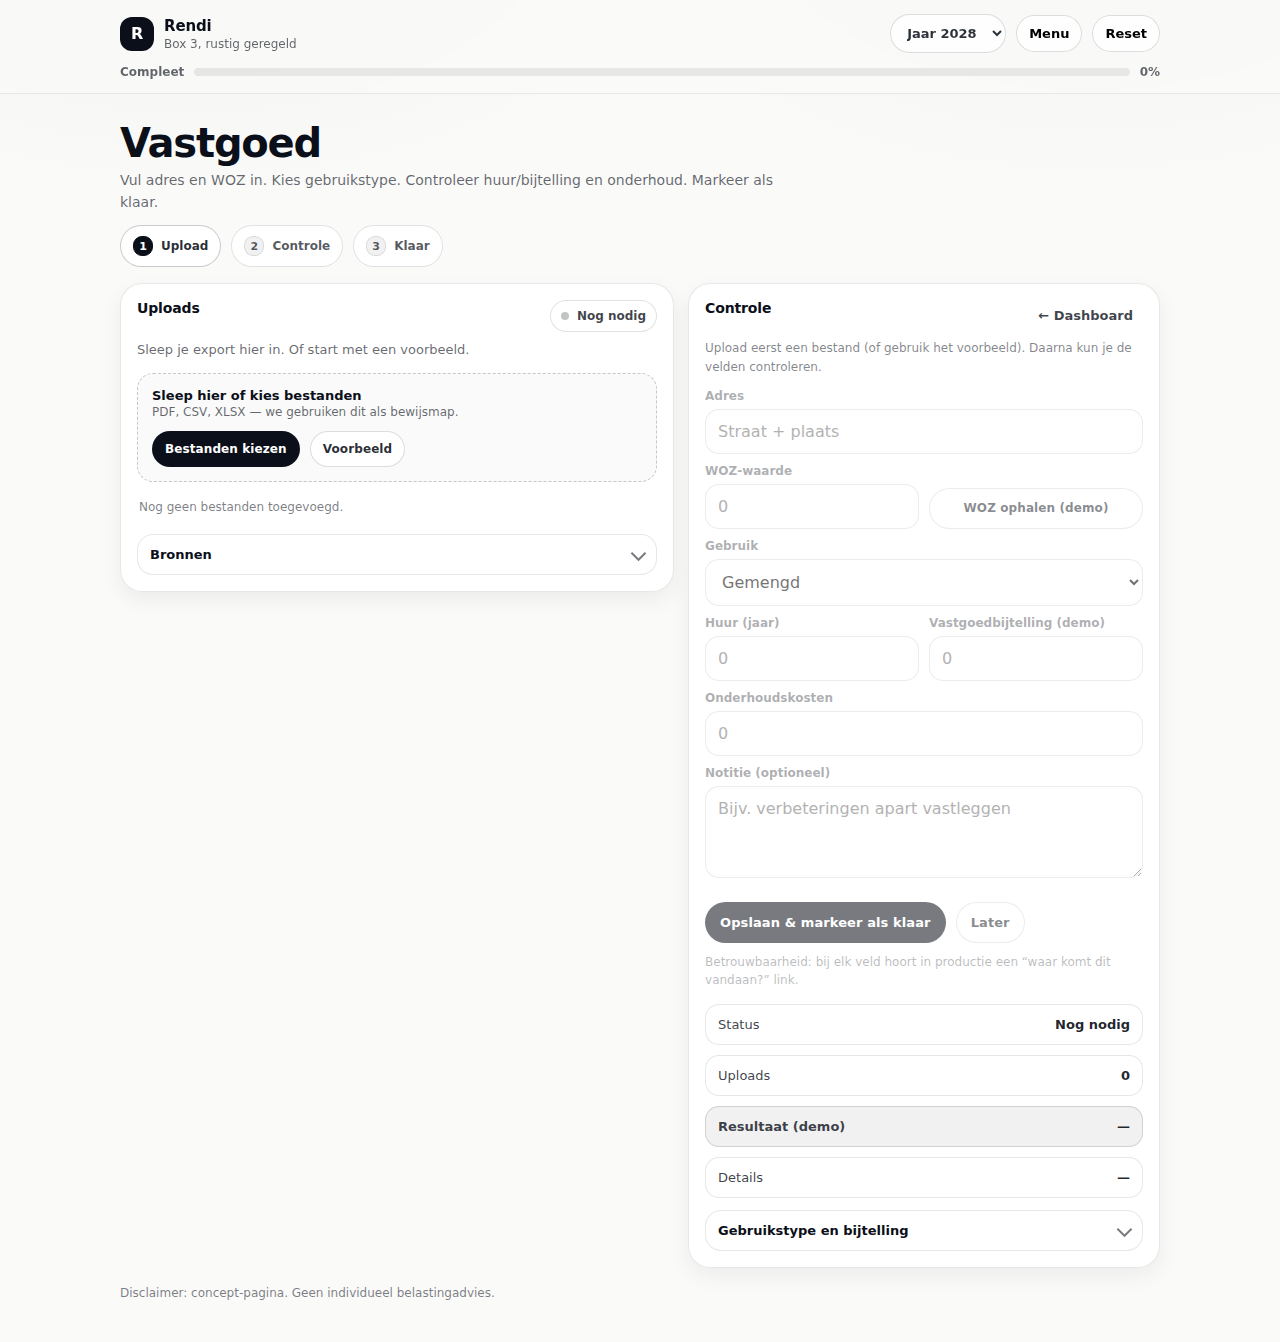
<file: vastgoed.html>
<!doctype html>
<html lang="nl">
<head>
<meta charset="utf-8" />
  <meta name="viewport" content="width=device-width, initial-scale=1, viewport-fit=cover" />
  <link rel="icon" href="assets/img/favicon.svg" type="image/svg+xml" />
  <link rel="manifest" href="site.webmanifest" />
  <meta name="theme-color" content="#0b0f19" />
  <link rel="stylesheet" href="assets/css/styles.css" />
  <title>Rendi — Vastgoed</title>
  <meta name="description" content="Vastgoed in Rendi." />
</head>
<body data-page="category" data-category="vastgoed">
<header class="topbar" role="banner">
    <div class="wrap">
      <div class="topbarInner">
        <a class="brand" href="dashboard.html" aria-label="Rendi dashboard">
          <span class="mark" aria-hidden="true">R</span>
          <span>
            <strong>Rendi</strong>
            <small>Box 3, rustig geregeld</small>
          </span>
        </a>

        <div class="spacer" aria-hidden="true"></div>

        <div class="controlRow" aria-label="Dashboard controls">
          <select class="select" id="yearSelect" aria-label="Belastingjaar">
            <option value="2028">Jaar 2028</option>
            <option value="2029">Jaar 2029</option>
            <option value="2030">Jaar 2030</option>
          </select>
          <button class="iconBtn" id="openMenu" type="button" aria-label="Menu">Menu</button>
          <button class="iconBtn" id="resetBtn" type="button" aria-label="Reset demo">Reset</button>
        </div>
      </div>

      <div class="completion" aria-label="Compleetheid">
        <div class="compRow">
          <span>Compleet</span>
          <div class="track" aria-hidden="true">
            <div class="bar" id="completionBar"></div>
          </div>
          <span id="compPct">0%</span>
        </div>
      </div>
    </div>
  </header>

  <!-- Mobile menu -->
  <div class="overlay" id="overlay" aria-hidden="true"></div>
  <div class="sheet" id="sheet" aria-hidden="true" role="dialog" aria-label="Menu">
    <div class="sheetTop">
      <strong style="letter-spacing:-.02em;">Menu</strong>
      <button class="close" id="closeMenu" type="button" aria-label="Sluiten">✕</button>
    </div>
    <a class="sheetLink" href="dashboard.html">Dashboard</a>
    <a class="sheetLink" href="bank.html">Bank & sparen</a>
    <a class="sheetLink" href="beleggen.html">Beleggingen</a>
    <a class="sheetLink" href="vastgoed.html">Vastgoed</a>
    <a class="sheetLink" href="leningen.html">Vorderingen & schulden</a>
    <a class="sheetLink" href="crypto.html">Crypto</a>
    <a class="sheetLink" href="#export">Export</a>
    <a class="sheetLink" href="index.html">Uitloggen (demo)</a>
  </div>

  <div class="toast" id="toast" role="status" aria-live="polite"></div>
  <main class="wrap">
    <section aria-label="Header">
      <h1 class="h1" id="pageTitle">Vastgoed</h1>
      <p class="lead">Vul adres en WOZ in. Kies gebruikstype. Controleer huur/bijtelling en onderhoud. Markeer als klaar.</p>

      <div class="stepper" aria-label="Stappen">
        <span class="stepPill" id="step1"><span class="n">1</span> Upload</span>
        <span class="stepPill" id="step2"><span class="n">2</span> Controle</span>
        <span class="stepPill" id="step3"><span class="n">3</span> Klaar</span>
      </div>
    </section>

    <section class="gridPage" aria-label="Invoer">
      <article class="card" aria-label="Uploads">
        <div class="cardHead">
          <h2>Uploads</h2>
          <span class="status todo" id="catStatus"><span class="sDot" aria-hidden="true"></span><span class="label">Nog nodig</span></span>
        </div>
        <p>Sleep je export hier in. Of start met een voorbeeld.</p>

        <div class="drop" id="drop" aria-label="Upload zone">
          <div>
            <strong>Sleep hier of kies bestanden</strong>
            <span>PDF, CSV, XLSX — we gebruiken dit als bewijsmap.</span>
          </div>
          <div style="display:flex; gap:10px; align-items:center;">
            <input class="fileInput" id="fileInput" type="file" multiple />
            <button class="btn btnPrimary btnSmall" id="filePick" type="button">Bestanden kiezen</button>
            <button class="btn btnGhost btnSmall" id="exampleBtn" type="button">Voorbeeld</button>
          </div>
        </div>

        <ul class="files" id="fileList" aria-label="Bestandenlijst"></ul>

        <details class="details" id="sources">
          <summary>Bronnen</summary>
          <p>In productie zie je hier ook welke regels uit een document zijn herkend. (Demo: bestandsnamen.)</p>
          <ul style="margin:10px 0 0; padding-left:18px; color:rgba(11,15,25,.70); font-size:13px; line-height:1.6;"></ul>
        </details>
      </article>

      <aside class="card" aria-label="Controle en samenvatting">
        <div class="cardHead">
          <h2>Controle</h2>
          <a class="btnLink" href="dashboard.html">← Dashboard</a>
        </div>

        <div class="help" id="needUpload" style="margin-top:8px;">
          Upload eerst een bestand (of gebruik het voorbeeld). Daarna kun je de velden controleren.
        </div>

        <form class="form" id="catForm">
<div class="field">
  <label for="address">Adres</label>
  <input class="input" id="address" placeholder="Straat + plaats" />
</div>

<div class="grid2">
  <div class="field">
    <label for="woz">WOZ‑waarde</label>
    <input class="input" id="woz" inputmode="decimal" placeholder="0" />
  </div>
  <div class="field">
    <label>&nbsp;</label>
    <button class="btn btnGhost btnSmall" id="wozBtn" type="button">WOZ ophalen (demo)</button>
  </div>
</div>

<div class="field">
  <label for="useType">Gebruik</label>
  <select id="useType">
    <option value="verhuurd">Verhuurd</option>
    <option value="eigen">Niet verhuurd (eigen gebruik)</option>
    <option value="gemengd" selected>Gemengd</option>
  </select>
</div>

<div class="grid2">
  <div class="field">
    <label for="rent">Huur (jaar)</label>
    <input class="input" id="rent" inputmode="decimal" placeholder="0" />
  </div>
  <div class="field">
    <label for="bijtelling">Vastgoedbijtelling (demo)</label>
    <input class="input" id="bijtelling" inputmode="decimal" placeholder="0" />
  </div>
</div>

<div class="field">
  <label for="maintenance">Onderhoudskosten</label>
  <input class="input" id="maintenance" inputmode="decimal" placeholder="0" />
</div>

<div class="field">
  <label for="note">Notitie (optioneel)</label>
  <textarea id="note" class="input" placeholder="Bijv. verbeteringen apart vastleggen"></textarea>
</div>
          <div class="btnRow">
            <button class="btn btnPrimary" id="saveBtn" type="submit">Opslaan & markeer als klaar</button>
            <button class="btn btnGhost" id="laterBtn" type="button">Later</button>
          </div>
          <div class="help">
            Betrouwbaarheid: bij elk veld hoort in productie een “waar komt dit vandaan?” link.
          </div>
        </form>

        <div class="kpiGrid" id="summary" style="margin-top:14px;">
          <div class="kpi"><span>Status</span><strong data-st>—</strong></div>
          <div class="kpi"><span>Uploads</span><strong><span data-files>0</span></strong></div>
          <div class="kpi total"><span>Resultaat (demo)</span><strong data-res>—</strong></div>
          <div data-detail style="display:grid; gap:10px;"></div>
        </div>

        <details class="details">
  <summary>Gebruikstype en bijtelling</summary>
  <p>Vastgoed kan verschillende categorieën hebben (verhuurd, niet verhuurd, gemengd). In productie begeleiden we dit met korte keuzes en bewaren we onderhoud/verbeteringen als bewijs.</p>
</details>
      </aside>
    </section>

    <div class="foot">Disclaimer: concept‑pagina. Geen individueel belastingadvies.</div>
  </main>

  <script src="assets/js/app.js"></script>
</body>
</html>
</file>
<file: assets/css/styles.css>
/* Rendi — minimal dashboard (Claude-inspired) */
:root{
  --bg: #fafaf9;              /* warm off-white */
  --surface: #ffffff;
  --ink: #0b0f19;             /* near-black */
  --muted: rgba(11,15,25,.64);
  --line: rgba(11,15,25,.12);

  --shadow: 0 14px 40px rgba(11,15,25,.08);
  --shadow2: 0 8px 22px rgba(11,15,25,.06);

  --radius: 16px;
  --radius2: 22px;

  --primary: #0b0f19;         /* primary button */
  --primaryText: #ffffff;

  --focus: 0 0 0 4px rgba(11,15,25,.16);

  /* iOS safe areas */
  --safe-top: env(safe-area-inset-top);
  --safe-bottom: env(safe-area-inset-bottom);
}

*{ box-sizing:border-box; }
html{ scroll-behavior: smooth; }
body{
  margin:0;
  font-family: ui-sans-serif, system-ui, -apple-system, Segoe UI, Roboto, Helvetica, Arial;
  color: var(--ink);
  background:
    radial-gradient(900px 560px at 15% -10%, rgba(0,0,0,.04), transparent 60%),
    radial-gradient(900px 560px at 85% -10%, rgba(0,0,0,.03), transparent 60%),
    var(--bg);
  overflow-x:hidden;
}

a{ color:inherit; text-decoration:none; }
a:hover{ text-decoration:underline; }
button, input, select, textarea{ font: inherit; }
img{ max-width:100%; display:block; }

.wrap{
  width: min(1040px, calc(100% - 44px));
  margin: 0 auto;
}

@media (max-width: 920px){
  .wrap{ width: min(1040px, calc(100% - 32px)); }
}

/* Topbar */
.topbar{
  position: sticky;
  top: 0;
  z-index: 50;
  padding-top: var(--safe-top);
  background: rgba(250,250,249,.78);
  backdrop-filter: blur(10px);
  border-bottom: 1px solid rgba(11,15,25,.08);
}
.topbarInner{
  padding: 14px 0 12px;
  display:flex;
  align-items:center;
  gap: 12px;
}
.brand{
  display:flex;
  align-items:center;
  gap: 10px;
  min-width: 160px;
}
.mark{
  width: 34px;
  height: 34px;
  border-radius: 12px;
  background: var(--ink);
  display:grid;
  place-items:center;
  color: #fff;
  font-weight: 900;
  letter-spacing:-.02em;
}
.brand strong{
  font-size: 15px;
  letter-spacing: -.01em;
}
.brand small{
  display:block;
  font-size: 12px;
  color: var(--muted);
  margin-top: 2px;
}
.spacer{ flex:1; }

/* Minimal controls */
.controlRow{
  display:flex;
  align-items:center;
  gap: 10px;
}
.select{
  border: 1px solid rgba(11,15,25,.14);
  background: rgba(255,255,255,.92);
  border-radius: 999px;
  padding: 10px 12px;
  font-weight: 650;
  font-size: 13px;
  color: rgba(11,15,25,.86);
}
.iconBtn{
  border: 1px solid rgba(11,15,25,.14);
  background: rgba(255,255,255,.92);
  border-radius: 999px;
  padding: 10px 12px;
  font-weight: 750;
  font-size: 13px;
  cursor:pointer;
}
.iconBtn:hover{ box-shadow: var(--shadow2); }

/* Completion bar (subtle) */
.completion{
  padding: 0 0 14px;
}
.compRow{
  display:flex;
  align-items:center;
  gap: 10px;
  color: var(--muted);
  font-size: 12px;
  font-weight: 650;
}
.track{
  flex: 1;
  height: 8px;
  border-radius: 999px;
  background: rgba(11,15,25,.08);
  overflow:hidden;
}
.bar{
  height: 100%;
  width: 0%;
  background: var(--ink);
  border-radius: 999px;
  transition: width .25s ease;
}

/* Page */
main{
  padding: 22px 0 calc(40px + var(--safe-bottom));
}
.h1{
  font-size: clamp(26px, 4.8vw, 40px);
  letter-spacing: -.03em;
  margin: 6px 0 6px;
  line-height: 1.05;
}
.lead{
  margin: 0;
  color: var(--muted);
  font-size: 14px;
  line-height: 1.55;
  max-width: 74ch;
}
.miniLead{
  margin: 8px 0 0;
  color: rgba(11,15,25,.56);
  font-size: 13px;
  line-height: 1.55;
}

/* Layout */
.grid{
  display:grid;
  grid-template-columns: 1.2fr .8fr;
  gap: 14px;
  margin-top: 16px;
}
@media (max-width: 920px){
  .grid{ grid-template-columns: 1fr; }
}

.grid3{
  display:grid;
  grid-template-columns: repeat(3, 1fr);
  gap: 12px;
  margin-top: 14px;
}
@media (max-width: 920px){
  .grid3{ grid-template-columns: 1fr; }
}

.gridPage{
  display:grid;
  grid-template-columns: 1.08fr .92fr;
  gap: 14px;
  margin-top: 16px;
  align-items:start;
}
@media (max-width: 920px){
  .gridPage{ grid-template-columns: 1fr; }
}

/* Cards */
.card{
  border-radius: var(--radius2);
  background: rgba(255,255,255,.88);
  border: 1px solid rgba(11,15,25,.10);
  box-shadow: var(--shadow2);
  padding: 16px;
}
.cardHead{
  display:flex;
  align-items:flex-start;
  justify-content:space-between;
  gap: 10px;
}
.card h2{
  margin:0;
  font-size: 14px;
  letter-spacing: -.01em;
}
.card p{
  margin: 8px 0 0;
  color: var(--muted);
  font-size: 13px;
  line-height: 1.55;
}

/* Buttons */
.btnRow{
  display:flex;
  gap: 10px;
  flex-wrap:wrap;
  margin-top: 14px;
}
.btn{
  display:inline-flex;
  align-items:center;
  justify-content:center;
  gap: 8px;
  padding: 12px 14px;
  border-radius: 999px;
  border: 1px solid transparent;
  cursor:pointer;
  font-weight: 800;
  font-size: 13px;
  letter-spacing: .1px;
  user-select:none;
}
.btn:focus-visible{ outline:none; box-shadow: var(--focus); }
.btnPrimary{
  background: var(--primary);
  color: var(--primaryText);
}
.btnPrimary:hover{ opacity: .92; }
.btnGhost{
  background: rgba(255,255,255,.92);
  border-color: rgba(11,15,25,.14);
  color: rgba(11,15,25,.88);
}
.btnGhost:hover{ box-shadow: var(--shadow2); }
.btnSmall{ padding: 10px 12px; font-size: 12px; }
.btnLink{
  border:0;
  background: transparent;
  color: rgba(11,15,25,.78);
  padding: 8px 10px;
  border-radius: 12px;
  cursor:pointer;
  font-weight: 750;
  font-size: 13px;
}
.btnLink:hover{
  background: rgba(11,15,25,.04);
  color: rgba(11,15,25,.92);
}

/* Status pill */
.status{
  display:inline-flex;
  align-items:center;
  gap: 8px;
  padding: 8px 10px;
  border-radius: 999px;
  border: 1px solid rgba(11,15,25,.12);
  background: rgba(255,255,255,.92);
  color: rgba(11,15,25,.78);
  font-weight: 750;
  font-size: 12px;
  white-space:nowrap;
}
.sDot{
  width: 8px; height: 8px;
  border-radius: 999px;
  background: rgba(11,15,25,.30);
}
.status.ok .sDot{ background: rgba(16,185,129,1); }
.status.warn .sDot{ background: rgba(245,158,11,1); }
.status.todo .sDot{ background: rgba(11,15,25,.25); }

/* Checklist rows */
.list{
  margin-top: 12px;
  border-top: 1px solid rgba(11,15,25,.08);
}
.row{
  display:flex;
  align-items:center;
  justify-content:space-between;
  gap: 12px;
  padding: 12px 0;
  border-bottom: 1px solid rgba(11,15,25,.06);
}
.left{
  display:flex;
  align-items:center;
  gap: 10px;
  min-width: 0;
}
.ico{
  width: 34px; height: 34px;
  border-radius: 12px;
  border: 1px solid rgba(11,15,25,.10);
  background: rgba(11,15,25,.03);
  display:grid;
  place-items:center;
  font-size: 16px;
}
.title{
  min-width:0;
}
.title strong{
  display:block;
  font-size: 13px;
  letter-spacing: -.01em;
}
.title span{
  display:block;
  color: var(--muted);
  font-size: 12px;
  margin-top: 2px;
  overflow:hidden;
  text-overflow: ellipsis;
  white-space: nowrap;
  max-width: 52ch;
}

/* Upload box */
.drop{
  border-radius: var(--radius);
  border: 1px dashed rgba(11,15,25,.22);
  background: rgba(11,15,25,.02);
  padding: 14px;
  margin-top: 12px;
  display:flex;
  align-items:center;
  justify-content:space-between;
  gap: 12px;
  flex-wrap: wrap;
}
.drop strong{
  display:block;
  font-size: 13px;
}
.drop span{
  display:block;
  color: var(--muted);
  font-size: 12px;
  margin-top: 2px;
}
.fileInput{ display:none; }
.files{
  margin: 10px 0 0;
  padding: 0;
  list-style:none;
  display:grid;
  gap: 8px;
}
.files li{
  display:flex;
  align-items:center;
  justify-content:space-between;
  gap: 12px;
  padding: 10px 12px;
  border-radius: 14px;
  border: 1px solid rgba(11,15,25,.10);
  background: rgba(255,255,255,.92);
  font-size: 12px;
  color: rgba(11,15,25,.74);
}
.files li button{
  border-radius: 999px;
  border: 1px solid rgba(11,15,25,.14);
  background: rgba(255,255,255,.92);
  padding: 8px 10px;
  cursor:pointer;
  font-weight: 750;
  font-size: 12px;
  color: rgba(11,15,25,.74);
}
.files li button:hover{ box-shadow: var(--shadow2); }

/* Form */
.form{
  margin-top: 12px;
  display:grid;
  gap: 10px;
}
.field{
  display:grid;
  gap: 6px;
}
.field label{
  font-size: 12px;
  color: rgba(11,15,25,.62);
  font-weight: 650;
}
.input, select, textarea{
  width:100%;
  padding: 12px 12px;
  border-radius: 14px;
  border: 1px solid rgba(11,15,25,.14);
  background: rgba(255,255,255,.96);
  outline:none;
}
textarea{ resize: vertical; min-height: 92px; }
.input:focus, select:focus, textarea:focus{
  box-shadow: var(--focus);
  border-color: rgba(11,15,25,.22);
}
.grid2{
  display:grid;
  grid-template-columns: 1fr 1fr;
  gap: 10px;
}
@media (max-width: 620px){
  .grid2{ grid-template-columns: 1fr; }
}

.help{
  color: rgba(11,15,25,.52);
  font-size: 12px;
  line-height: 1.55;
}

/* Stepper */
.stepper{
  display:flex;
  gap: 10px;
  flex-wrap:wrap;
  margin-top: 12px;
}
.stepPill{
  display:inline-flex;
  align-items:center;
  gap: 8px;
  padding: 10px 12px;
  border-radius: 999px;
  border: 1px solid rgba(11,15,25,.12);
  background: rgba(255,255,255,.92);
  color: rgba(11,15,25,.70);
  font-weight: 750;
  font-size: 12px;
}
.stepPill .n{
  width: 20px; height: 20px;
  border-radius: 9px;
  background: rgba(11,15,25,.06);
  border: 1px solid rgba(11,15,25,.10);
  display:grid;
  place-items:center;
  font-weight: 900;
  font-size: 11px;
}
.stepPill.active{
  border-color: rgba(11,15,25,.22);
  color: rgba(11,15,25,.88);
}
.stepPill.active .n{
  background: var(--ink);
  color: #fff;
  border-color: var(--ink);
}

/* Summary box */
.kpiGrid{
  display:grid;
  gap: 10px;
  margin-top: 12px;
}
.kpi{
  display:flex;
  justify-content:space-between;
  gap: 12px;
  padding: 12px 12px;
  border-radius: 14px;
  border: 1px solid rgba(11,15,25,.10);
  background: rgba(255,255,255,.92);
  color: rgba(11,15,25,.80);
  font-size: 13px;
}
.kpi strong{ color: rgba(11,15,25,.92); }
.kpi.total{
  background: rgba(11,15,25,.06);
  border-color: rgba(11,15,25,.14);
  font-weight: 900;
}

/* Details */
.details{
  margin-top: 12px;
  border-radius: var(--radius);
  border: 1px solid rgba(11,15,25,.10);
  background: rgba(255,255,255,.92);
  padding: 12px 12px;
}
.details summary{
  cursor:pointer;
  font-weight: 800;
  font-size: 13px;
  list-style:none;
  display:flex;
  align-items:center;
  justify-content:space-between;
  gap: 12px;
}
.details summary::-webkit-details-marker{ display:none; }
.details summary:after{
  content:"";
  width: 9px; height: 9px;
  border-right: 2px solid rgba(11,15,25,.55);
  border-bottom: 2px solid rgba(11,15,25,.55);
  transform: rotate(45deg);
  transition: transform .15s ease;
  margin-top: -2px;
}
.details[open] summary:after{ transform: rotate(225deg); margin-top: 4px; }
.details p{
  margin: 10px 0 0;
  color: rgba(11,15,25,.66);
  font-size: 13px;
  line-height: 1.6;
}

/* Copy/export block */
.copy{
  margin-top: 12px;
  border-radius: var(--radius);
  border: 1px solid rgba(11,15,25,.10);
  background: rgba(255,255,255,.92);
  padding: 12px;
}
.copy label{
  display:block;
  font-size: 12px;
  color: var(--muted);
  font-weight: 650;
  margin-bottom: 8px;
}
.copy textarea{
  width:100%;
  min-height: 120px;
  border-radius: 14px;
  border: 1px solid rgba(11,15,25,.10);
  background: rgba(11,15,25,.02);
  padding: 12px;
  resize: vertical;
  outline:none;
  font-family: ui-monospace, SFMono-Regular, Menlo, Monaco, Consolas, "Liberation Mono", "Courier New", monospace;
  font-size: 12px;
  color: rgba(11,15,25,.86);
  line-height: 1.5;
}
.copy textarea:focus{ box-shadow: var(--focus); }

/* Footer note */
.foot{
  margin-top: 16px;
  color: rgba(11,15,25,.55);
  font-size: 12px;
  line-height: 1.55;
}

/* Modal / sheet (mobile menu) */
.overlay{
  position: fixed;
  inset:0;
  background: rgba(11,15,25,.35);
  display:none;
  z-index: 60;
}
.sheet{
  position: fixed;
  left: 12px; right: 12px;
  top: calc(12px + var(--safe-top));
  border-radius: var(--radius2);
  background: rgba(255,255,255,.96);
  border: 1px solid rgba(11,15,25,.12);
  box-shadow: var(--shadow);
  padding: 10px;
  display:none;
  z-index: 70;
}
.sheetTop{
  display:flex;
  align-items:center;
  justify-content:space-between;
  gap: 10px;
  padding: 6px 6px 10px;
}
.sheet a{
  display:block;
  padding: 12px 12px;
  border-radius: 14px;
  color: rgba(11,15,25,.78);
  font-weight: 750;
  font-size: 13px;
}
.sheet a:hover{
  background: rgba(11,15,25,.04);
  text-decoration:none;
  color: rgba(11,15,25,.92);
}
.sheet .close{
  border: 1px solid rgba(11,15,25,.14);
  background: rgba(255,255,255,.96);
  border-radius: 999px;
  padding: 10px 12px;
  cursor:pointer;
  font-weight: 900;
  color: rgba(11,15,25,.70);
}
.sheet .close:hover{ box-shadow: var(--shadow2); }

/* Login page */
.loginWrap{
  min-height: 100vh;
  display:grid;
  place-items:center;
  padding: calc(18px + var(--safe-top)) 0 calc(18px + var(--safe-bottom));
}
.loginCard{
  width: min(460px, calc(100% - 44px));
  border-radius: 22px;
  background: rgba(255,255,255,.92);
  border: 1px solid rgba(11,15,25,.10);
  box-shadow: var(--shadow);
  padding: 18px;
}
.loginCard h1{
  margin: 4px 0 6px;
  font-size: 20px;
  letter-spacing: -.02em;
}
.loginCard p{
  margin: 0 0 14px;
  color: var(--muted);
  font-size: 13px;
  line-height: 1.55;
}
.hr{
  display:flex;
  align-items:center;
  gap: 10px;
  margin: 14px 0 10px;
  color: rgba(11,15,25,.45);
  font-weight: 750;
  font-size: 12px;
}
.hr:before,.hr:after{
  content:"";
  height:1px;
  background: rgba(11,15,25,.10);
  flex: 1;
}

/* Tiny toast */
.toast{
  position: fixed;
  left: 50%;
  bottom: calc(18px + var(--safe-bottom));
  transform: translateX(-50%);
  background: rgba(255,255,255,.96);
  border: 1px solid rgba(11,15,25,.12);
  box-shadow: var(--shadow);
  border-radius: 999px;
  padding: 10px 12px;
  color: rgba(11,15,25,.78);
  font-weight: 750;
  font-size: 12px;
  display:none;
  z-index: 80;
}
.toast.show{ display:inline-flex; }
</file>
